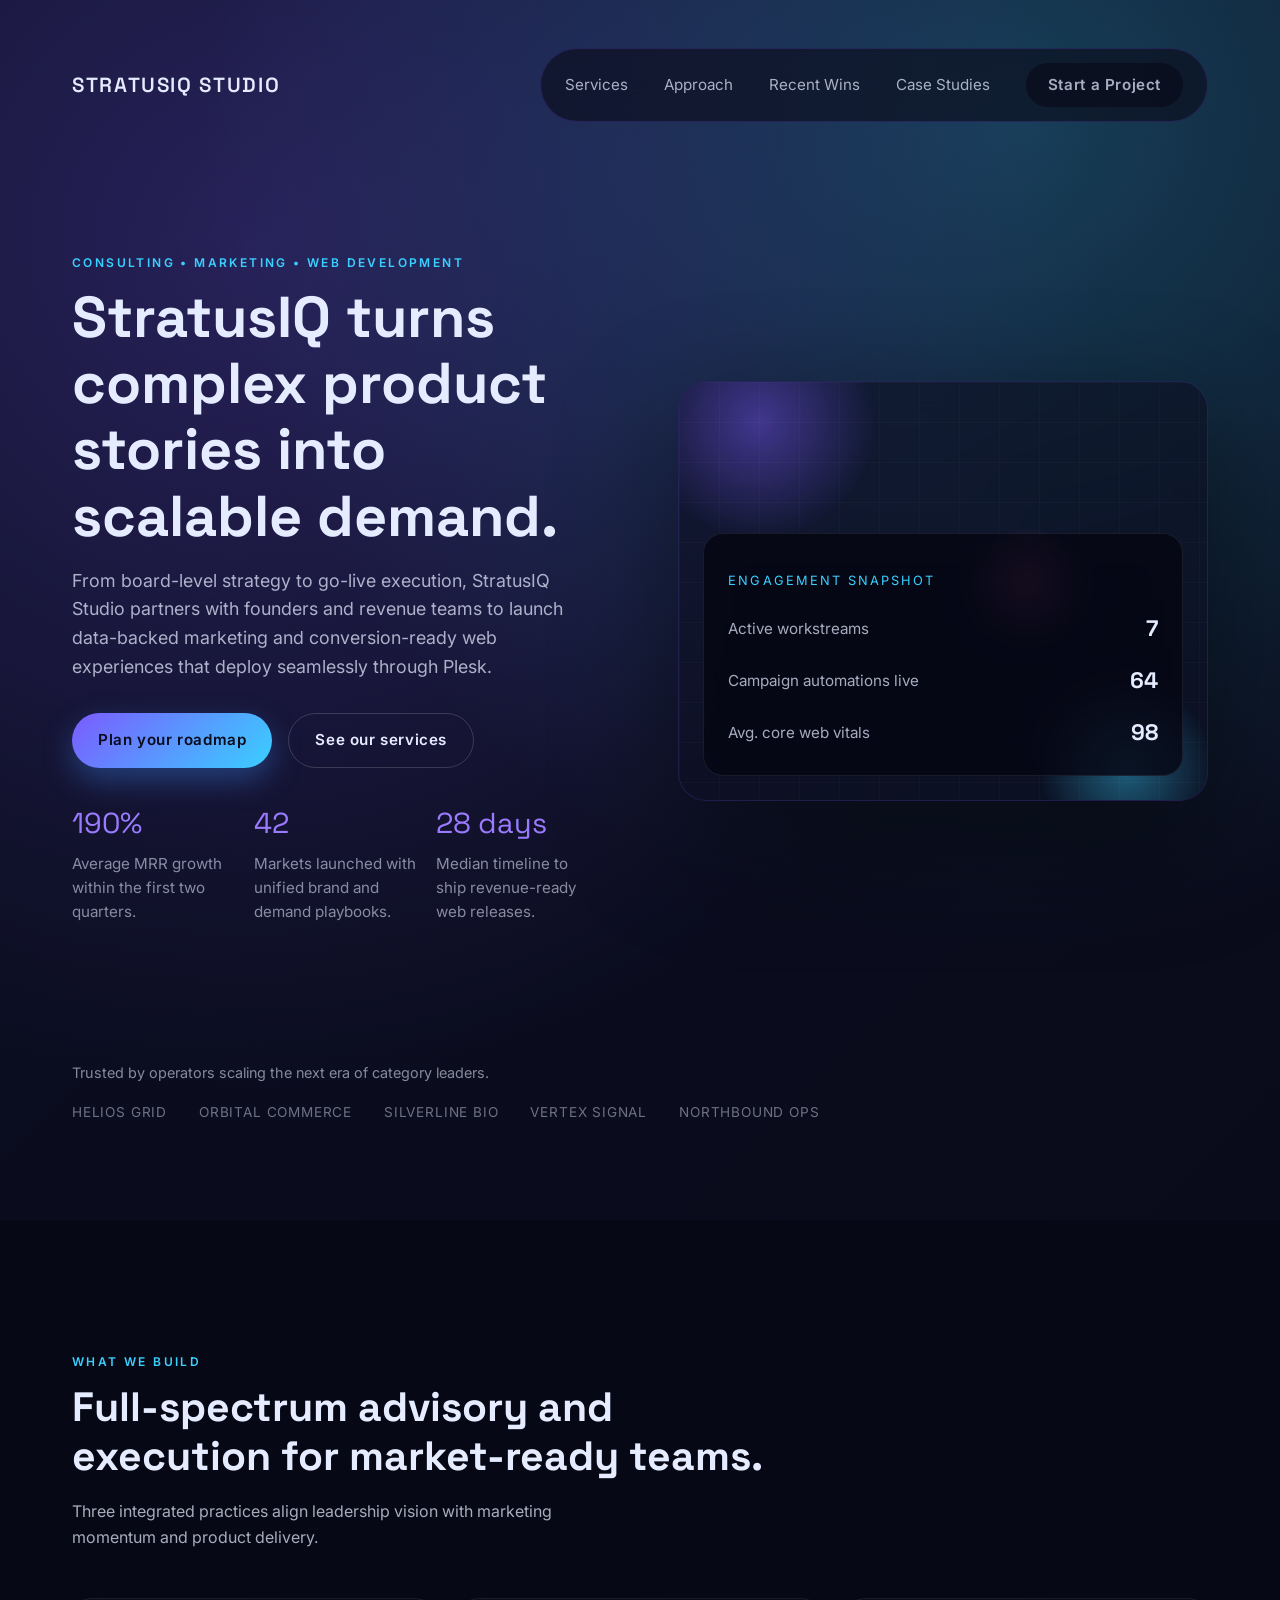
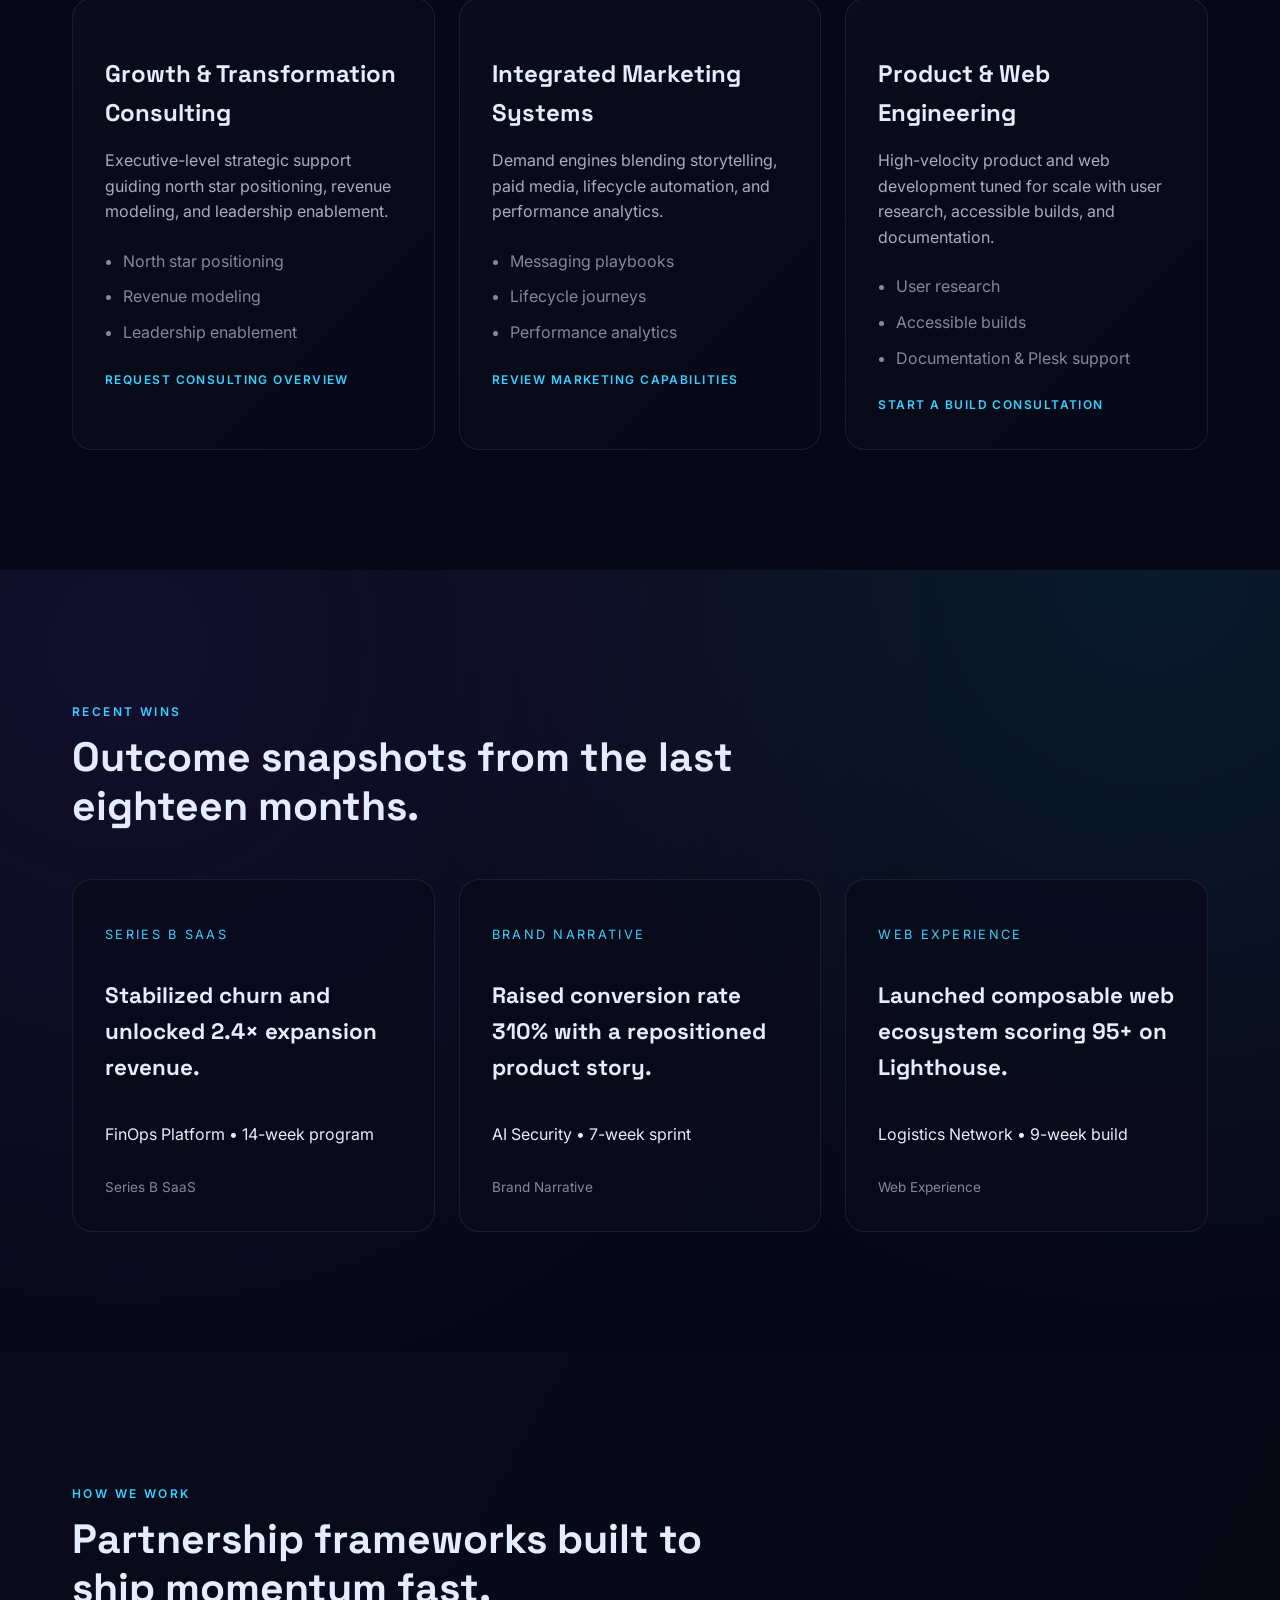
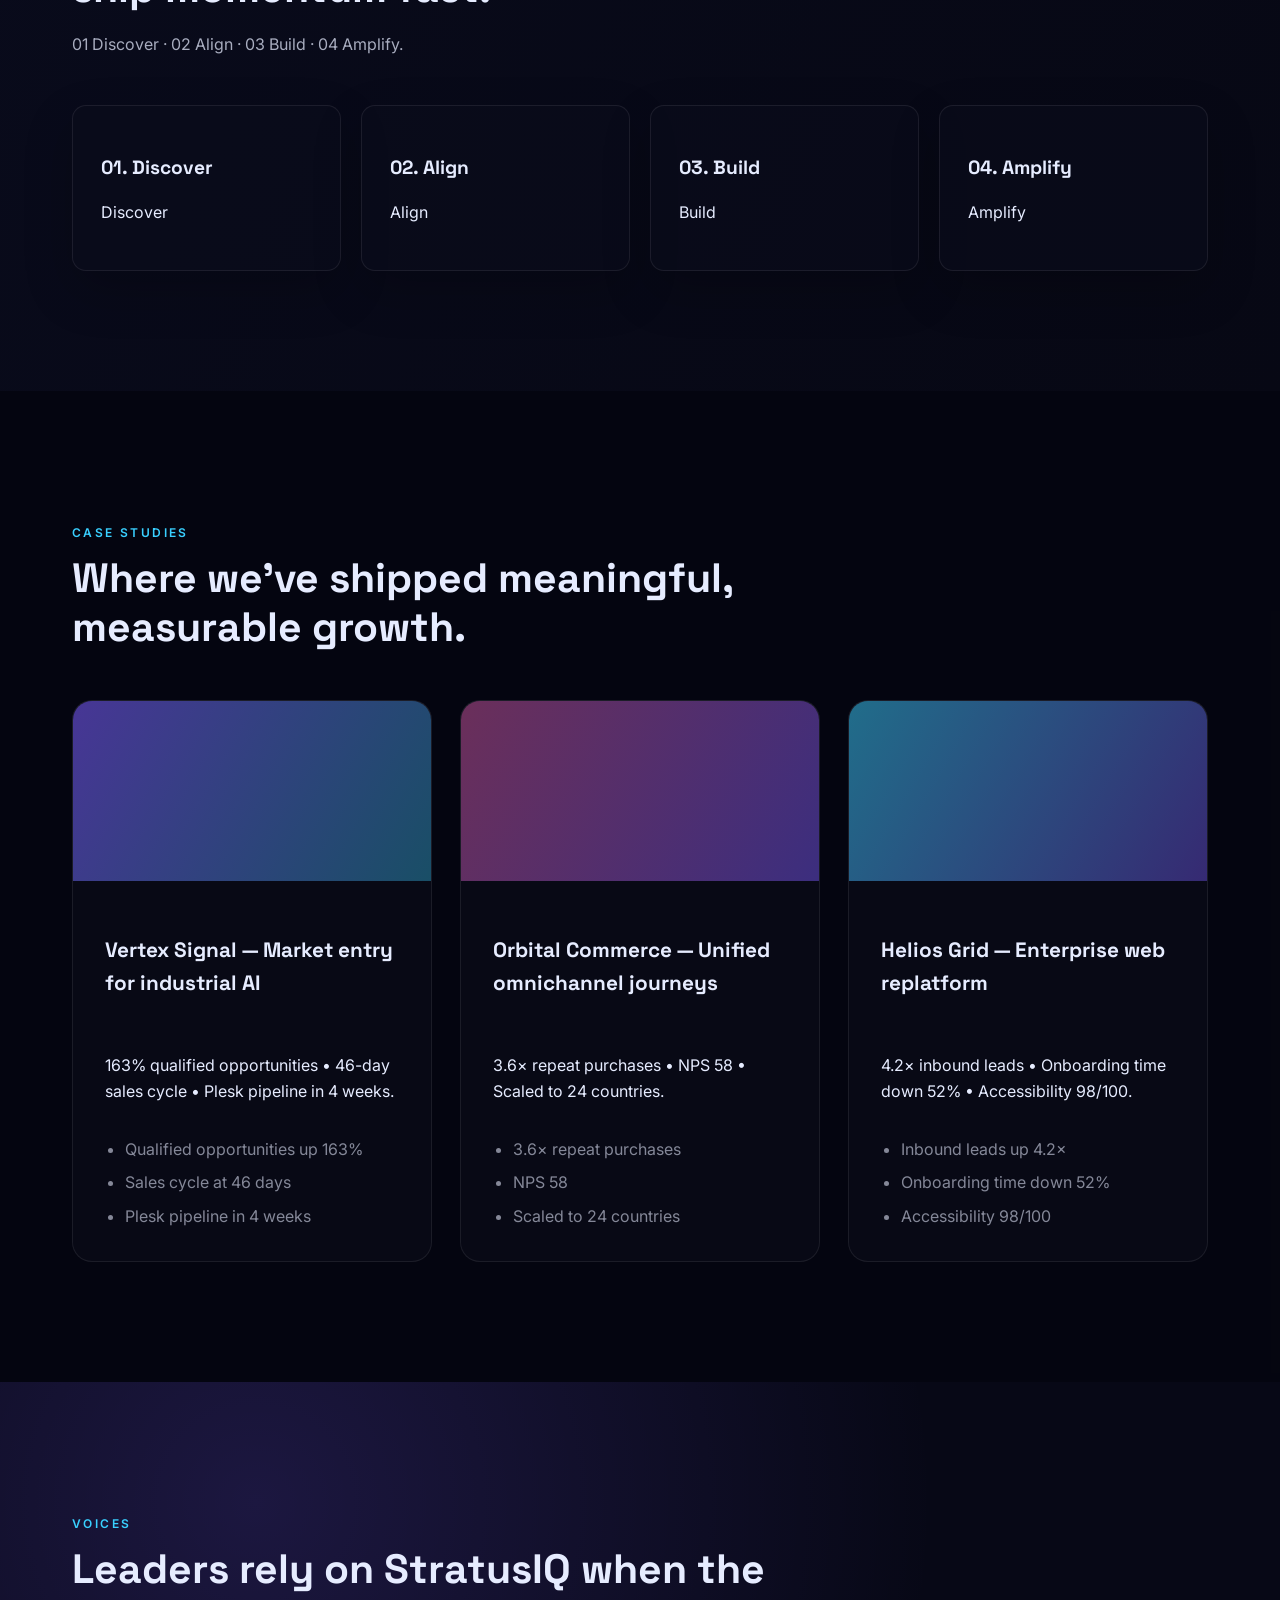
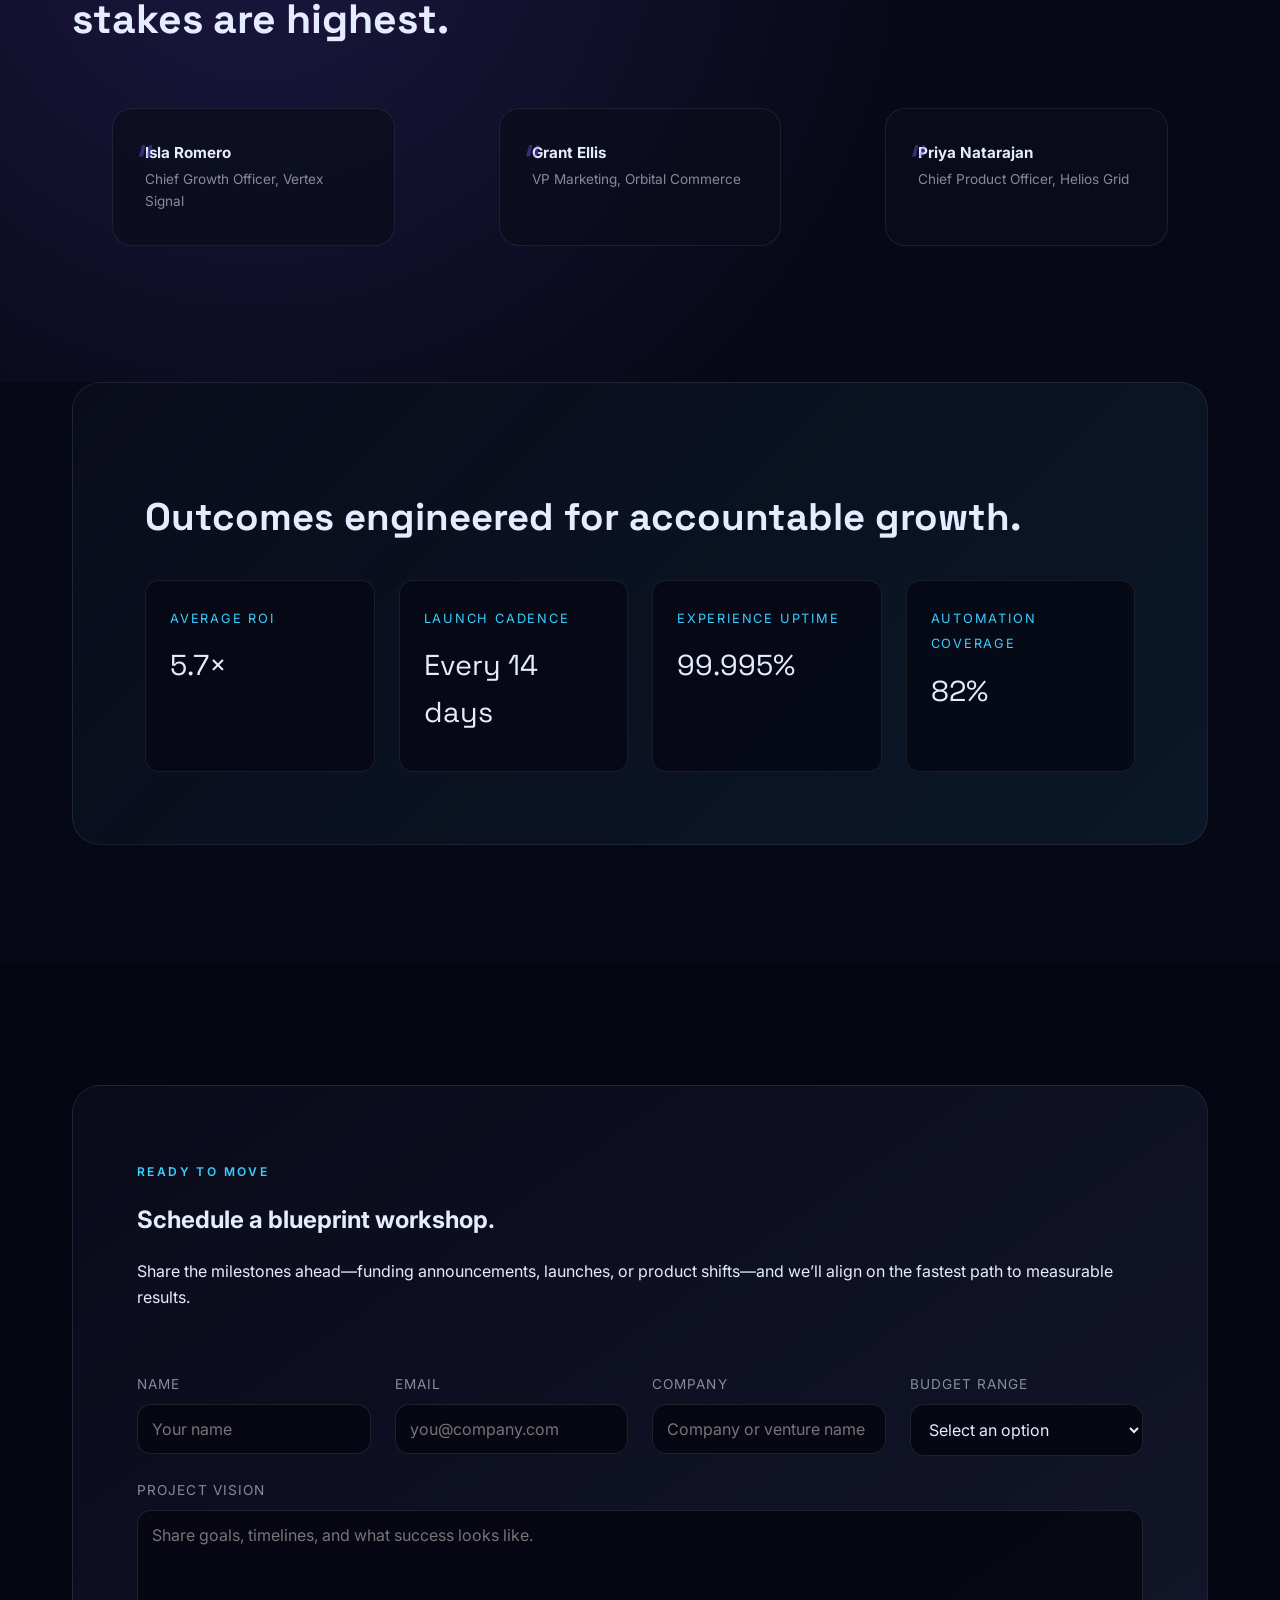
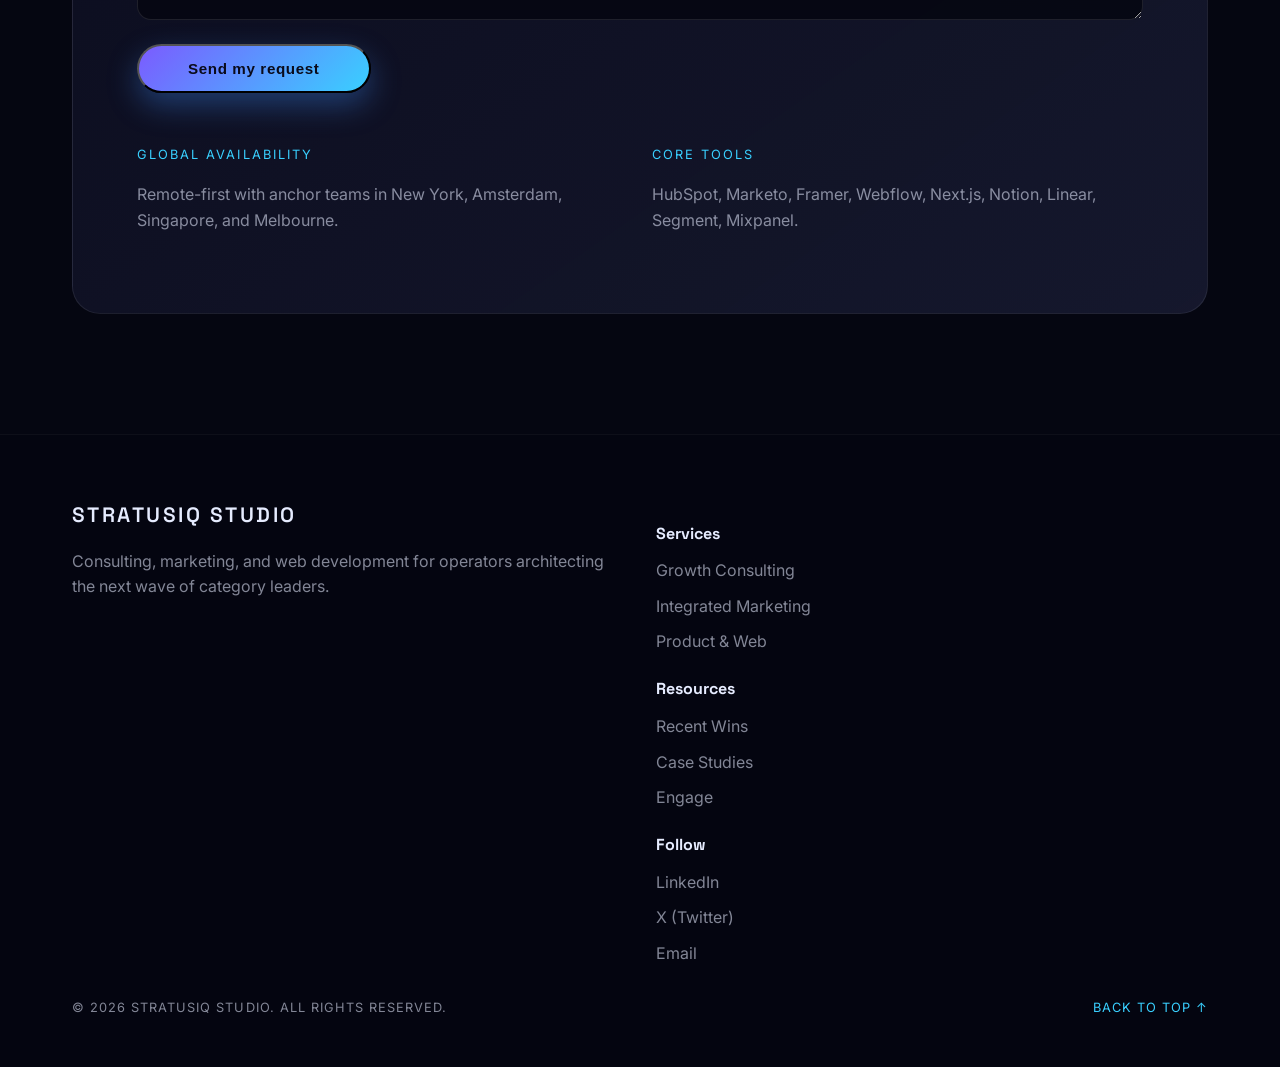
<file: index.html>
<!DOCTYPE html>
<html lang="en">
<head>
  <meta charset="UTF-8" />
  <meta name="viewport" content="width=device-width, initial-scale=1.0" />
  <title>StratusIQ Studio — Consulting, Marketing & Web Development</title>
  <meta name="description" content="StratusIQ Studio fuses consulting, marketing, and web development to translate complex product stories into scalable demand." />
  <link rel="preconnect" href="https://fonts.googleapis.com">
  <link rel="preconnect" href="https://fonts.gstatic.com" crossorigin>
  <link href="https://fonts.googleapis.com/css2?family=Space+Grotesk:wght@400;500;600;700&family=Inter:wght@300;400;500;600&display=swap" rel="stylesheet">
  <link rel="stylesheet" href="assets/css/styles.css" />
</head>
<body>
  <div class="page-shell">
    <header class="hero" id="top">
      <nav class="nav">
        <a href="#top" class="brand">StratusIQ Studio</a>
        <button class="nav-toggle" aria-expanded="false" aria-controls="primary-menu">
          <span class="sr-only">Toggle navigation</span>
          <span></span>
          <span></span>
        </button>
        <ul class="nav-links" id="primary-menu">
          <li><a href="#services">Services</a></li>
          <li><a href="#approach">Approach</a></li>
          <li><a href="#insights">Recent Wins</a></li>
          <li><a href="#case-studies">Case Studies</a></li>
          <li><a href="#contact" class="btn btn-small">Start a Project</a></li>
        </ul>
      </nav>
      <div class="hero-content">
        <div class="hero-copy">
          <p class="eyebrow">Consulting • Marketing • Web Development</p>
          <h1>StratusIQ turns complex product stories into scalable demand.</h1>
          <p class="lede">From board-level strategy to go-live execution, StratusIQ Studio partners with founders and revenue teams to launch data-backed marketing and conversion-ready web experiences that deploy seamlessly through Plesk.</p>
          <div class="hero-actions">
            <a href="#contact" class="btn">Plan your roadmap</a>
            <a href="#services" class="btn ghost">See our services</a>
          </div>
          <dl class="hero-stats">
            <div>
              <dt>190%</dt>
              <dd>Average MRR growth within the first two quarters.</dd>
            </div>
            <div>
              <dt>42</dt>
              <dd>Markets launched with unified brand and demand playbooks.</dd>
            </div>
            <div>
              <dt>28 days</dt>
              <dd>Median timeline to ship revenue-ready web releases.</dd>
            </div>
          </dl>
        </div>
        <div class="hero-visual" aria-hidden="true">
          <div class="orb orb-one"></div>
          <div class="orb orb-two"></div>
          <div class="orb orb-three"></div>
          <div class="grid-overlay"></div>
          <div class="card">
            <p class="label">Engagement Snapshot</p>
            <ul>
              <li>
                <span>Active workstreams</span>
                <strong>7</strong>
              </li>
              <li>
                <span>Campaign automations live</span>
                <strong>64</strong>
              </li>
              <li>
                <span>Avg. core web vitals</span>
                <strong>98</strong>
              </li>
            </ul>
          </div>
        </div>
      </div>
      <div class="hero-footer">
        <span>Trusted by operators scaling the next era of category leaders.</span>
        <div class="logo-row">
          <span>Helios Grid</span>
          <span>Orbital Commerce</span>
          <span>Silverline Bio</span>
          <span>Vertex Signal</span>
          <span>Northbound Ops</span>
        </div>
      </div>
    </header>

    <main>
      <section class="section services" id="services">
        <header class="section-header">
          <p class="eyebrow">What we build</p>
          <h2>Full-spectrum advisory and execution for market-ready teams.</h2>
          <p class="section-subtitle">Three integrated practices align leadership vision with marketing momentum and product delivery.</p>
        </header>
        <div class="service-grid">
          <article class="service-card">
            <h3>Growth &amp; Transformation Consulting</h3>
            <p>Executive-level strategic support guiding north star positioning, revenue modeling, and leadership enablement.</p>
            <ul>
              <li>North star positioning</li>
              <li>Revenue modeling</li>
              <li>Leadership enablement</li>
            </ul>
            <a href="#contact" class="link">Request consulting overview</a>
          </article>
          <article class="service-card">
            <h3>Integrated Marketing Systems</h3>
            <p>Demand engines blending storytelling, paid media, lifecycle automation, and performance analytics.</p>
            <ul>
              <li>Messaging playbooks</li>
              <li>Lifecycle journeys</li>
              <li>Performance analytics</li>
            </ul>
            <a href="#contact" class="link">Review marketing capabilities</a>
          </article>
          <article class="service-card">
            <h3>Product &amp; Web Engineering</h3>
            <p>High-velocity product and web development tuned for scale with user research, accessible builds, and documentation.</p>
            <ul>
              <li>User research</li>
              <li>Accessible builds</li>
              <li>Documentation &amp; Plesk support</li>
            </ul>
            <a href="#contact" class="link">Start a build consultation</a>
          </article>
        </div>
      </section>

      <section class="section insights" id="insights">
        <header class="section-header">
          <p class="eyebrow">Recent wins</p>
          <h2>Outcome snapshots from the last eighteen months.</h2>
        </header>
        <div class="insights-grid">
          <article class="insight-card">
            <p class="insight-kicker">Series B SaaS</p>
            <h3>Stabilized churn and unlocked 2.4× expansion revenue.</h3>
            <p>FinOps Platform • 14-week program</p>
            <footer>
              <span>Series B SaaS</span>
            </footer>
          </article>
          <article class="insight-card">
            <p class="insight-kicker">Brand Narrative</p>
            <h3>Raised conversion rate 310% with a repositioned product story.</h3>
            <p>AI Security • 7-week sprint</p>
            <footer>
              <span>Brand Narrative</span>
            </footer>
          </article>
          <article class="insight-card">
            <p class="insight-kicker">Web Experience</p>
            <h3>Launched composable web ecosystem scoring 95+ on Lighthouse.</h3>
            <p>Logistics Network • 9-week build</p>
            <footer>
              <span>Web Experience</span>
            </footer>
          </article>
        </div>
      </section>

      <section class="section approach" id="approach">
        <div class="section-header">
          <p class="eyebrow">How we work</p>
          <h2>Partnership frameworks built to ship momentum fast.</h2>
          <p class="section-subtitle">01 Discover · 02 Align · 03 Build · 04 Amplify.</p>
        </div>
        <div class="approach-grid">
          <div class="approach-card">
            <h3>01. Discover</h3>
            <p>Discover</p>
          </div>
          <div class="approach-card">
            <h3>02. Align</h3>
            <p>Align</p>
          </div>
          <div class="approach-card">
            <h3>03. Build</h3>
            <p>Build</p>
          </div>
          <div class="approach-card">
            <h3>04. Amplify</h3>
            <p>Amplify</p>
          </div>
        </div>
      </section>

      <section class="section case-studies" id="case-studies">
        <header class="section-header">
          <p class="eyebrow">Case studies</p>
          <h2>Where we’ve shipped meaningful, measurable growth.</h2>
        </header>
        <div class="case-grid">
          <article class="case-card">
            <div class="case-media case-media-one" aria-hidden="true"></div>
            <div class="case-body">
              <h3>Vertex Signal — Market entry for industrial AI</h3>
              <p>163% qualified opportunities • 46-day sales cycle • Plesk pipeline in 4 weeks.</p>
              <ul>
                <li>Qualified opportunities up 163%</li>
                <li>Sales cycle at 46 days</li>
                <li>Plesk pipeline in 4 weeks</li>
              </ul>
            </div>
          </article>
          <article class="case-card">
            <div class="case-media case-media-two" aria-hidden="true"></div>
            <div class="case-body">
              <h3>Orbital Commerce — Unified omnichannel journeys</h3>
              <p>3.6× repeat purchases • NPS 58 • Scaled to 24 countries.</p>
              <ul>
                <li>3.6× repeat purchases</li>
                <li>NPS 58</li>
                <li>Scaled to 24 countries</li>
              </ul>
            </div>
          </article>
          <article class="case-card">
            <div class="case-media case-media-three" aria-hidden="true"></div>
            <div class="case-body">
              <h3>Helios Grid — Enterprise web replatform</h3>
              <p>4.2× inbound leads • Onboarding time down 52% • Accessibility 98/100.</p>
              <ul>
                <li>Inbound leads up 4.2×</li>
                <li>Onboarding time down 52%</li>
                <li>Accessibility 98/100</li>
              </ul>
            </div>
          </article>
        </div>
      </section>

      <section class="section testimonials">
        <header class="section-header">
          <p class="eyebrow">Voices</p>
          <h2>Leaders rely on StratusIQ when the stakes are highest.</h2>
        </header>
        <div class="testimonial-grid">
          <figure class="testimonial-card">
            <figcaption>
              <strong>Isla Romero</strong>
              <span>Chief Growth Officer, Vertex Signal</span>
            </figcaption>
          </figure>
          <figure class="testimonial-card">
            <figcaption>
              <strong>Grant Ellis</strong>
              <span>VP Marketing, Orbital Commerce</span>
            </figcaption>
          </figure>
          <figure class="testimonial-card">
            <figcaption>
              <strong>Priya Natarajan</strong>
              <span>Chief Product Officer, Helios Grid</span>
            </figcaption>
          </figure>
        </div>
      </section>

      <section class="section metrics">
        <div class="metrics-card">
          <h2>Outcomes engineered for accountable growth.</h2>
          <div class="metrics-grid">
            <div class="metric">
              <span class="metric-label">Average ROI</span>
              <span class="metric-value">5.7×</span>
            </div>
            <div class="metric">
              <span class="metric-label">Launch cadence</span>
              <span class="metric-value">Every 14 days</span>
            </div>
            <div class="metric">
              <span class="metric-label">Experience uptime</span>
              <span class="metric-value">99.995%</span>
            </div>
            <div class="metric">
              <span class="metric-label">Automation coverage</span>
              <span class="metric-value">82%</span>
            </div>
          </div>
        </div>
      </section>

      <section class="section contact" id="contact">
        <div class="contact-card">
          <header>
            <p class="eyebrow">Ready to move</p>
            <h2>Schedule a blueprint workshop.</h2>
            <p>Share the milestones ahead—funding announcements, launches, or product shifts—and we’ll align on the fastest path to measurable results.</p>
          </header>
          <form class="contact-form" netlify>
            <div class="input-group">
              <label for="name">Name</label>
              <input type="text" id="name" name="name" placeholder="Your name" required>
            </div>
            <div class="input-group">
              <label for="email">Email</label>
              <input type="email" id="email" name="email" placeholder="you@company.com" required>
            </div>
            <div class="input-group">
              <label for="company">Company</label>
              <input type="text" id="company" name="company" placeholder="Company or venture name">
            </div>
            <div class="input-group">
              <label for="budget">Budget Range</label>
              <select id="budget" name="budget">
                <option value="" disabled selected>Select an option</option>
                <option value="under-25">Under $25K</option>
                <option value="25-50">$25K–$50K</option>
                <option value="50-100">$50K–$100K</option>
                <option value="100-200">$100K–$200K</option>
                <option value="200-plus">$200K+</option>
              </select>
            </div>
            <div class="input-group full">
              <label for="message">Project Vision</label>
              <textarea id="message" name="message" rows="4" placeholder="Share goals, timelines, and what success looks like."></textarea>
            </div>
            <button type="submit" class="btn">Send my request</button>
          </form>
          <div class="contact-meta">
            <div>
              <span class="meta-label">Global availability</span>
              <p>Remote-first with anchor teams in New York, Amsterdam, Singapore, and Melbourne.</p>
            </div>
            <div>
              <span class="meta-label">Core tools</span>
              <p>HubSpot, Marketo, Framer, Webflow, Next.js, Notion, Linear, Segment, Mixpanel.</p>
            </div>
          </div>
        </div>
      </section>
    </main>

    <footer class="footer">
      <div class="footer-inner">
        <div class="footer-brand">
          <span class="brand">StratusIQ Studio</span>
          <p>Consulting, marketing, and web development for operators architecting the next wave of category leaders.</p>
        </div>
        <div class="footer-links">
          <div>
            <h4>Services</h4>
            <ul>
              <li><a href="#services">Growth Consulting</a></li>
              <li><a href="#services">Integrated Marketing</a></li>
              <li><a href="#services">Product &amp; Web</a></li>
            </ul>
          </div>
          <div>
            <h4>Resources</h4>
            <ul>
              <li><a href="#insights">Recent Wins</a></li>
              <li><a href="#case-studies">Case Studies</a></li>
              <li><a href="#contact">Engage</a></li>
            </ul>
          </div>
          <div>
            <h4>Follow</h4>
            <ul class="social">
              <li><a href="https://www.linkedin.com" target="_blank" rel="noopener">LinkedIn</a></li>
              <li><a href="https://www.twitter.com" target="_blank" rel="noopener">X (Twitter)</a></li>
              <li><a href="mailto:hello@stratusiq.studio">Email</a></li>
            </ul>
          </div>
        </div>
      </div>
      <div class="footer-meta">
        <span>© <span id="year"></span> StratusIQ Studio. All rights reserved.</span>
        <a href="#top" class="back-to-top">Back to top ↑</a>
      </div>
    </footer>
  </div>

  <script src="assets/js/main.js"></script>
</body>
</html>
</file>
<file: assets/css/styles.css>
:root {
  --bg: #070815;
  --surface: rgba(17, 18, 34, 0.8);
  --surface-solid: #111222;
  --surface-alt: #0f1124;
  --surface-glow: rgba(72, 89, 255, 0.2);
  --accent: #7b5bff;
  --accent-strong: #9a7bff;
  --accent-electric: #39d0ff;
  --text: #e6ecff;
  --text-soft: rgba(230, 236, 255, 0.72);
  --text-muted: rgba(230, 236, 255, 0.56);
  --border: rgba(123, 91, 255, 0.2);
  --shadow: 0 40px 120px rgba(0, 0, 0, 0.45);
  --radius-lg: 28px;
  --radius-md: 20px;
  --radius-sm: 14px;
  --gradient: radial-gradient(circle at 20% 20%, rgba(123, 91, 255, 0.25), transparent 60%),
    radial-gradient(circle at 80% 10%, rgba(57, 208, 255, 0.25), transparent 55%),
    linear-gradient(135deg, rgba(12, 15, 37, 0.9), rgba(10, 11, 26, 0.9));
}

* {
  box-sizing: border-box;
}

body {
  margin: 0;
  font-family: "Inter", system-ui, -apple-system, BlinkMacSystemFont, "Segoe UI", sans-serif;
  background: var(--bg);
  color: var(--text);
  line-height: 1.6;
  min-height: 100vh;
}

img {
  max-width: 100%;
  display: block;
}

a {
  color: inherit;
  text-decoration: none;
}

.page-shell {
  display: flex;
  flex-direction: column;
  min-height: 100vh;
}

.hero {
  position: relative;
  padding: 32px clamp(24px, 6vw, 72px) 96px;
  background: var(--gradient);
  overflow: hidden;
}

.nav {
  display: flex;
  align-items: center;
  justify-content: space-between;
  gap: 24px;
  margin-bottom: clamp(60px, 8vw, 120px);
}

.brand {
  font-family: "Space Grotesk", sans-serif;
  font-size: clamp(1.1rem, 1.6vw, 1.4rem);
  font-weight: 600;
  letter-spacing: 0.08em;
  text-transform: uppercase;
}

.nav-links {
  list-style: none;
  display: flex;
  align-items: center;
  gap: clamp(18px, 3vw, 36px);
  background: rgba(11, 13, 28, 0.65);
  padding: 14px 24px;
  border-radius: 999px;
  border: 1px solid var(--border);
  backdrop-filter: blur(24px);
}

.nav-links a {
  font-size: 0.95rem;
  color: var(--text-soft);
  transition: color 0.2s ease, transform 0.2s ease;
}

.nav-links a:hover,
.nav-links a:focus {
  color: var(--accent-electric);
  transform: translateY(-2px);
}

.nav-toggle {
  display: none;
  background: none;
  border: none;
  cursor: pointer;
  width: 42px;
  height: 42px;
  border-radius: 50%;
  border: 1px solid rgba(255, 255, 255, 0.12);
  position: relative;
}

.nav-toggle span {
  position: absolute;
  left: 50%;
  width: 50%;
  height: 2px;
  background: var(--text);
  transform: translateX(-50%);
  transition: transform 0.3s ease, top 0.3s ease, opacity 0.3s ease;
}

.nav-toggle span:first-of-type {
  top: 15px;
}

.nav-toggle span:last-of-type {
  top: 24px;
}

.nav-toggle[aria-expanded="true"] span:first-of-type {
  transform: translate(-50%, 4px) rotate(45deg);
}

.nav-toggle[aria-expanded="true"] span:last-of-type {
  transform: translate(-50%, -5px) rotate(-45deg);
}

.eyebrow {
  letter-spacing: 0.2em;
  text-transform: uppercase;
  font-size: 0.75rem;
  font-weight: 600;
  color: var(--accent-electric);
}

.hero-content {
  display: grid;
  grid-template-columns: repeat(auto-fit, minmax(280px, 1fr));
  align-items: center;
  gap: clamp(32px, 6vw, 80px);
}

.hero-copy h1 {
  font-family: "Space Grotesk", sans-serif;
  font-size: clamp(2.4rem, 4.5vw, 4rem);
  line-height: 1.15;
  margin: 12px 0 18px;
}

.lede {
  font-size: clamp(1rem, 1.4vw, 1.2rem);
  color: var(--text-soft);
}

.hero-actions {
  display: flex;
  gap: 16px;
  flex-wrap: wrap;
  margin: 32px 0;
}

.btn {
  display: inline-flex;
  align-items: center;
  justify-content: center;
  padding: 14px 26px;
  border-radius: 999px;
  font-weight: 600;
  font-size: 0.95rem;
  letter-spacing: 0.04em;
  background: linear-gradient(135deg, var(--accent), var(--accent-electric));
  color: #0a0b1b;
  box-shadow: 0 12px 30px rgba(63, 142, 255, 0.35);
  transition: transform 0.2s ease, box-shadow 0.2s ease;
}

.btn:hover,
.btn:focus {
  transform: translateY(-2px);
  box-shadow: 0 18px 40px rgba(63, 142, 255, 0.45);
}

.btn.ghost {
  background: transparent;
  color: var(--text);
  border: 1px solid rgba(255, 255, 255, 0.16);
  box-shadow: none;
}

.btn.ghost:hover,
.btn.ghost:focus {
  border-color: var(--accent-electric);
  color: var(--accent-electric);
}

.btn-small {
  padding: 10px 22px;
  font-size: 0.85rem;
  background: rgba(11, 13, 28, 0.8);
  color: var(--text);
  box-shadow: none;
}

.hero-stats {
  display: grid;
  grid-template-columns: repeat(auto-fit, minmax(160px, 1fr));
  gap: 16px;
  margin-top: 32px;
}

.hero-stats dt {
  font-family: "Space Grotesk", sans-serif;
  font-size: 1.8rem;
  color: var(--accent-strong);
}

.hero-stats dd {
  margin: 6px 0 0;
  color: var(--text-muted);
  font-size: 0.95rem;
}

.hero-visual {
  position: relative;
  background: rgba(12, 14, 32, 0.6);
  border-radius: var(--radius-lg);
  border: 1px solid rgba(123, 91, 255, 0.18);
  overflow: hidden;
  min-height: 420px;
  backdrop-filter: blur(16px);
  box-shadow: var(--shadow);
}

.orb {
  position: absolute;
  border-radius: 50%;
  filter: blur(0px);
}

.orb-one {
  width: 240px;
  height: 240px;
  background: radial-gradient(circle, rgba(123, 91, 255, 0.45) 0%, transparent 70%);
  top: -80px;
  left: -40px;
}

.orb-two {
  width: 180px;
  height: 180px;
  background: radial-gradient(circle, rgba(57, 208, 255, 0.4) 0%, transparent 70%);
  bottom: -60px;
  right: -10px;
}

.orb-three {
  width: 120px;
  height: 120px;
  background: radial-gradient(circle, rgba(255, 104, 194, 0.4) 0%, transparent 65%);
  top: 140px;
  right: 120px;
}

.grid-overlay {
  position: absolute;
  inset: 0;
  background-image: linear-gradient(rgba(255, 255, 255, 0.04) 1px, transparent 1px),
    linear-gradient(90deg, rgba(255, 255, 255, 0.04) 1px, transparent 1px);
  background-size: 40px 40px;
  opacity: 0.6;
}

.card {
  position: absolute;
  inset: auto 24px 24px 24px;
  background: rgba(7, 8, 21, 0.85);
  border-radius: var(--radius-md);
  padding: 24px;
  border: 1px solid rgba(255, 255, 255, 0.08);
  backdrop-filter: blur(20px);
}

.card .label {
  font-size: 0.8rem;
  text-transform: uppercase;
  letter-spacing: 0.16em;
  color: var(--accent-electric);
}

.card ul {
  list-style: none;
  margin: 20px 0 0;
  padding: 0;
  display: grid;
  gap: 16px;
}

.card li {
  display: flex;
  align-items: center;
  justify-content: space-between;
  font-size: 0.95rem;
  color: var(--text-soft);
}

.card strong {
  font-family: "Space Grotesk", sans-serif;
  font-size: 1.4rem;
  color: var(--text);
}

.hero-footer {
  margin-top: clamp(60px, 10vw, 120px);
  display: grid;
  gap: 18px;
  color: var(--text-muted);
  font-size: 0.9rem;
}

.logo-row {
  display: flex;
  flex-wrap: wrap;
  gap: 16px 32px;
  color: rgba(230, 236, 255, 0.45);
  font-size: 0.85rem;
  letter-spacing: 0.06em;
  text-transform: uppercase;
}

.section {
  padding: clamp(72px, 10vw, 120px) clamp(24px, 6vw, 72px);
}

.section-header {
  max-width: 720px;
  margin-bottom: 48px;
}

.section-header h2 {
  font-family: "Space Grotesk", sans-serif;
  font-size: clamp(2rem, 3.2vw, 3rem);
  margin: 10px 0 18px;
  line-height: 1.2;
}

.section-subtitle {
  color: var(--text-soft);
  max-width: 520px;
}

.service-grid {
  display: grid;
  grid-template-columns: repeat(auto-fit, minmax(260px, 1fr));
  gap: 24px;
}

.service-card {
  background: linear-gradient(135deg, rgba(11, 13, 28, 0.82), rgba(8, 9, 24, 0.9));
  border-radius: var(--radius-md);
  padding: 32px;
  border: 1px solid rgba(255, 255, 255, 0.08);
  position: relative;
  overflow: hidden;
  transition: transform 0.25s ease, border-color 0.25s ease;
}

.service-card::after {
  content: "";
  position: absolute;
  inset: -40% -40% auto auto;
  width: 240px;
  height: 240px;
  background: radial-gradient(circle, rgba(123, 91, 255, 0.35), transparent 70%);
  opacity: 0;
  transition: opacity 0.3s ease;
}

.service-card:hover {
  transform: translateY(-8px);
  border-color: rgba(123, 91, 255, 0.4);
}

.service-card:hover::after {
  opacity: 1;
}

.service-card h3 {
  font-family: "Space Grotesk", sans-serif;
  font-size: 1.5rem;
  margin-bottom: 12px;
}

.service-card p {
  color: var(--text-soft);
}

.service-card ul {
  margin: 24px 0 0;
  padding-left: 18px;
  display: grid;
  gap: 10px;
  color: var(--text-muted);
}

.link {
  display: inline-flex;
  align-items: center;
  gap: 8px;
  margin-top: 24px;
  color: var(--accent-electric);
  font-weight: 600;
  text-transform: uppercase;
  letter-spacing: 0.12em;
  font-size: 0.75rem;
}

.insights {
  background: radial-gradient(circle at 10% 10%, rgba(123, 91, 255, 0.1), transparent 60%),
    radial-gradient(circle at 90% 0%, rgba(57, 208, 255, 0.1), transparent 55%),
    #060715;
}

.insights-grid {
  display: grid;
  grid-template-columns: repeat(auto-fit, minmax(280px, 1fr));
  gap: 24px;
}

.insight-card {
  background: rgba(9, 11, 26, 0.85);
  border-radius: var(--radius-md);
  padding: 32px;
  border: 1px solid rgba(255, 255, 255, 0.08);
  min-height: 320px;
  display: flex;
  flex-direction: column;
  gap: 14px;
}

.insight-card h3 {
  font-family: "Space Grotesk", sans-serif;
  font-size: 1.4rem;
  margin: 6px 0;
}

.insight-kicker {
  font-size: 0.8rem;
  letter-spacing: 0.18em;
  text-transform: uppercase;
  color: var(--accent-electric);
}

.insight-card footer {
  margin-top: auto;
  font-size: 0.85rem;
  color: var(--text-muted);
}

.approach {
  background: linear-gradient(120deg, rgba(9, 11, 28, 0.9), rgba(7, 8, 20, 0.9));
}

.approach-grid {
  display: grid;
  grid-template-columns: repeat(auto-fit, minmax(220px, 1fr));
  gap: 20px;
}

.approach-card {
  padding: 28px;
  border-radius: var(--radius-sm);
  background: rgba(11, 13, 28, 0.6);
  border: 1px solid rgba(255, 255, 255, 0.08);
  box-shadow: 0 20px 50px rgba(0, 0, 0, 0.2);
}

.approach-card h3 {
  font-family: "Space Grotesk", sans-serif;
  font-size: 1.2rem;
  margin-bottom: 12px;
}

.case-studies {
  background: rgba(5, 6, 16, 0.95);
}

.case-grid {
  display: grid;
  grid-template-columns: repeat(auto-fit, minmax(280px, 1fr));
  gap: 28px;
}

.case-card {
  background: rgba(9, 10, 23, 0.9);
  border-radius: var(--radius-md);
  border: 1px solid rgba(255, 255, 255, 0.08);
  overflow: hidden;
  display: flex;
  flex-direction: column;
  min-height: 100%;
}

.case-media {
  height: 180px;
  background-size: cover;
  background-position: center;
}

.case-media-one {
  background-image: linear-gradient(120deg, rgba(123, 91, 255, 0.55), rgba(57, 208, 255, 0.35)),
    url("https://images.unsplash.com/photo-1520607162513-77705c0f0d4a?auto=format&fit=crop&w=900&q=80");
}

.case-media-two {
  background-image: linear-gradient(120deg, rgba(255, 104, 194, 0.4), rgba(123, 91, 255, 0.45)),
    url("https://images.unsplash.com/photo-1556740749-887f6717d7e4?auto=format&fit=crop&w=900&q=80");
}

.case-media-three {
  background-image: linear-gradient(120deg, rgba(57, 208, 255, 0.5), rgba(123, 91, 255, 0.4)),
    url("https://images.unsplash.com/photo-1518770660439-4636190af475?auto=format&fit=crop&w=900&q=80");
}

.case-body {
  padding: 32px;
  display: flex;
  flex-direction: column;
  gap: 16px;
}

.case-body h3 {
  font-family: "Space Grotesk", sans-serif;
  font-size: 1.3rem;
}

.case-body ul {
  margin: 0;
  padding-left: 20px;
  color: var(--text-muted);
  display: grid;
  gap: 8px;
}

.testimonials {
  background: radial-gradient(circle at 20% 20%, rgba(123, 91, 255, 0.18), transparent 60%), #070816;
}

.testimonial-grid {
  display: grid;
  grid-template-columns: repeat(auto-fit, minmax(260px, 1fr));
  gap: 24px;
}

.testimonial-card {
  background: rgba(11, 13, 28, 0.7);
  border-radius: var(--radius-md);
  border: 1px solid rgba(255, 255, 255, 0.08);
  padding: 32px;
  display: flex;
  flex-direction: column;
  gap: 18px;
  position: relative;
}

.testimonial-card::before {
  content: "\201C";
  font-size: 3rem;
  color: rgba(123, 91, 255, 0.4);
  position: absolute;
  top: 16px;
  left: 24px;
}

.testimonial-card blockquote {
  margin: 0;
  color: var(--text-soft);
  font-size: 1.05rem;
}

.testimonial-card figcaption {
  display: flex;
  flex-direction: column;
  gap: 4px;
  font-size: 0.85rem;
  color: var(--text-muted);
}

.testimonial-card strong {
  color: var(--text);
  font-size: 0.95rem;
}

.metrics {
  padding-top: 0;
  padding-bottom: clamp(72px, 10vw, 120px);
}

.metrics-card {
  border-radius: var(--radius-lg);
  padding: clamp(40px, 6vw, 72px);
  background: linear-gradient(135deg, rgba(11, 13, 28, 0.9), rgba(57, 208, 255, 0.08));
  border: 1px solid rgba(255, 255, 255, 0.08);
}

.metrics-card h2 {
  font-family: "Space Grotesk", sans-serif;
  font-size: clamp(2rem, 3vw, 2.6rem);
  margin-bottom: 32px;
}

.metrics-grid {
  display: grid;
  grid-template-columns: repeat(auto-fit, minmax(200px, 1fr));
  gap: 24px;
}

.metric {
  background: rgba(7, 8, 21, 0.85);
  border-radius: var(--radius-sm);
  padding: 24px;
  border: 1px solid rgba(255, 255, 255, 0.08);
}

.metric-label {
  font-size: 0.8rem;
  letter-spacing: 0.14em;
  text-transform: uppercase;
  color: var(--accent-electric);
}

.metric-value {
  font-family: "Space Grotesk", sans-serif;
  font-size: 1.8rem;
  display: block;
  margin: 12px 0;
}

.contact {
  background: #050611;
}

.contact-card {
  border-radius: var(--radius-lg);
  background: linear-gradient(145deg, rgba(10, 12, 28, 0.92), rgba(26, 28, 52, 0.8));
  border: 1px solid rgba(255, 255, 255, 0.08);
  padding: clamp(32px, 6vw, 64px);
  display: grid;
  gap: clamp(32px, 4vw, 48px);
}

.contact-form {
  display: grid;
  grid-template-columns: repeat(auto-fit, minmax(220px, 1fr));
  gap: 24px;
}

.input-group {
  display: flex;
  flex-direction: column;
  gap: 8px;
}

.input-group.full {
  grid-column: 1 / -1;
}

label {
  font-size: 0.85rem;
  letter-spacing: 0.08em;
  text-transform: uppercase;
  color: var(--text-muted);
}

input,
select,
textarea {
  border-radius: 14px;
  background: rgba(6, 7, 18, 0.9);
  border: 1px solid rgba(255, 255, 255, 0.1);
  padding: 14px;
  color: var(--text);
  font-size: 1rem;
  font-family: inherit;
  transition: border-color 0.2s ease, box-shadow 0.2s ease;
}

input:focus,
select:focus,
textarea:focus {
  outline: none;
  border-color: rgba(123, 91, 255, 0.6);
  box-shadow: 0 0 0 4px rgba(123, 91, 255, 0.15);
}

textarea {
  resize: vertical;
}

.contact-meta {
  display: grid;
  grid-template-columns: repeat(auto-fit, minmax(220px, 1fr));
  gap: 24px;
  color: var(--text-muted);
}

.meta-label {
  text-transform: uppercase;
  letter-spacing: 0.16em;
  font-size: 0.8rem;
  color: var(--accent-electric);
}

.footer {
  padding: 64px clamp(24px, 6vw, 72px) 48px;
  background: #040510;
  color: var(--text-muted);
  border-top: 1px solid rgba(255, 255, 255, 0.04);
}

.footer-inner {
  display: grid;
  grid-template-columns: repeat(auto-fit, minmax(220px, 1fr));
  gap: 32px;
  margin-bottom: 32px;
}

.footer-brand .brand {
  display: block;
  font-family: "Space Grotesk", sans-serif;
  font-size: 1.3rem;
  letter-spacing: 0.12em;
  text-transform: uppercase;
  color: var(--text);
  margin-bottom: 12px;
}

.footer-links h4 {
  font-family: "Space Grotesk", sans-serif;
  font-size: 1rem;
  color: var(--text);
  margin-bottom: 12px;
}

.footer-links ul {
  list-style: none;
  margin: 0;
  padding: 0;
  display: grid;
  gap: 10px;
}

.footer-links a {
  color: var(--text-muted);
  transition: color 0.2s ease;
}

.footer-links a:hover,
.footer-links a:focus {
  color: var(--accent-electric);
}

.social {
  display: grid;
  gap: 10px;
}

.footer-meta {
  display: flex;
  flex-wrap: wrap;
  gap: 16px;
  justify-content: space-between;
  font-size: 0.8rem;
  letter-spacing: 0.08em;
  text-transform: uppercase;
}

.back-to-top {
  color: var(--accent-electric);
}

.sr-only {
  position: absolute;
  width: 1px;
  height: 1px;
  padding: 0;
  margin: -1px;
  overflow: hidden;
  clip: rect(0, 0, 0, 0);
  border: 0;
}

@media (max-width: 960px) {
  .nav-links {
    position: absolute;
    top: 90px;
    right: 32px;
    flex-direction: column;
    gap: 18px;
    padding: 28px;
    border-radius: var(--radius-md);
    display: none;
  }

  .nav-links.open {
    display: flex;
  }

  .nav-toggle {
    display: inline-flex;
  }
}

@media (max-width: 680px) {
  .hero {
    padding: 24px 20px 72px;
  }

  .hero-content {
    grid-template-columns: 1fr;
  }

  .hero-visual {
    min-height: 360px;
  }

  .section {
    padding: 72px 20px;
  }

  .hero-stats {
    grid-template-columns: 1fr;
  }

  .card {
    position: relative;
    inset: auto;
    margin: 32px 0 0;
  }
}

@media (prefers-reduced-motion: reduce) {
  *,
  *::before,
  *::after {
    animation-duration: 0.01ms !important;
    animation-iteration-count: 1 !important;
    transition-duration: 0.01ms !important;
    scroll-behavior: auto !important;
  }
}

.service-card,
.insight-card,
.approach-card,
.case-card,
.testimonial-card,
.metric,
.contact-card {
  opacity: 0;
  transform: translateY(24px);
  transition: opacity 0.6s ease, transform 0.6s ease;
}

.service-card.in-view,
.insight-card.in-view,
.approach-card.in-view,
.case-card.in-view,
.testimonial-card.in-view,
.metric.in-view,
.contact-card.in-view {
  opacity: 1;
  transform: translateY(0);
}
</file>
